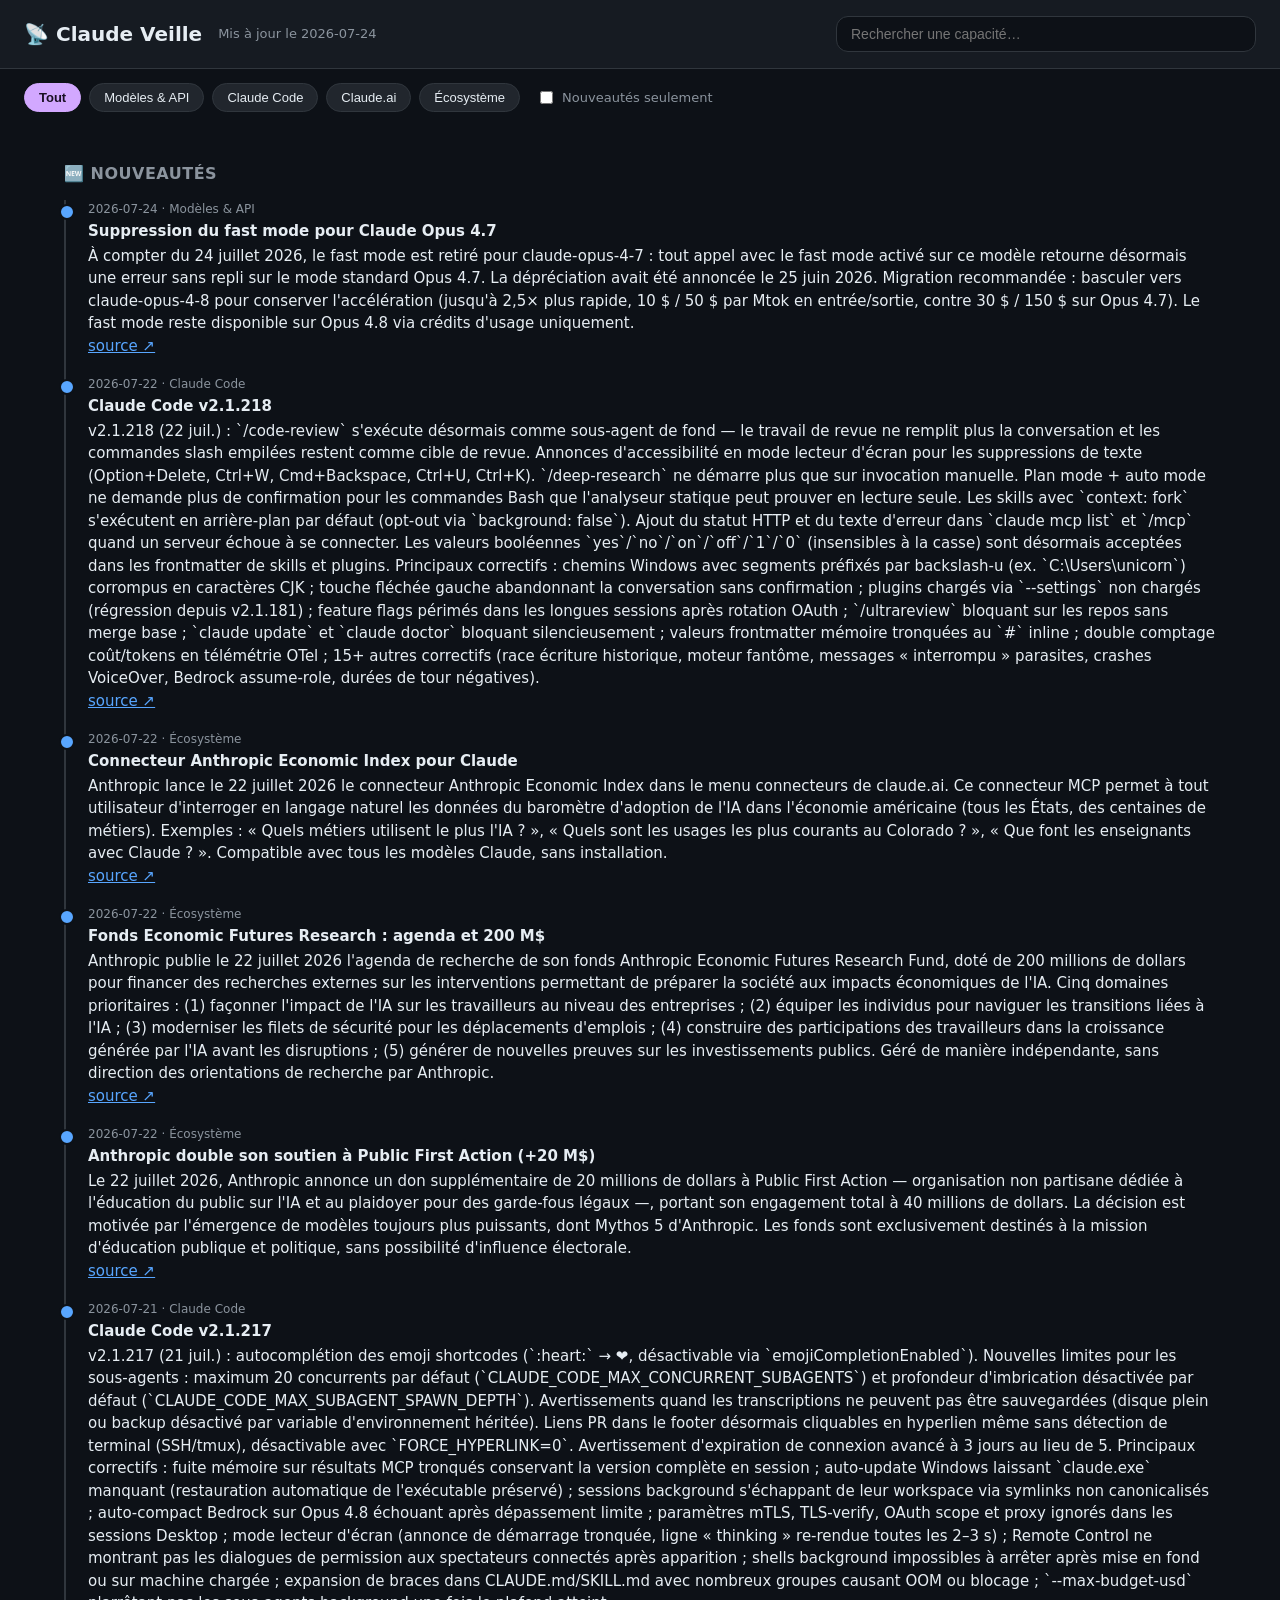
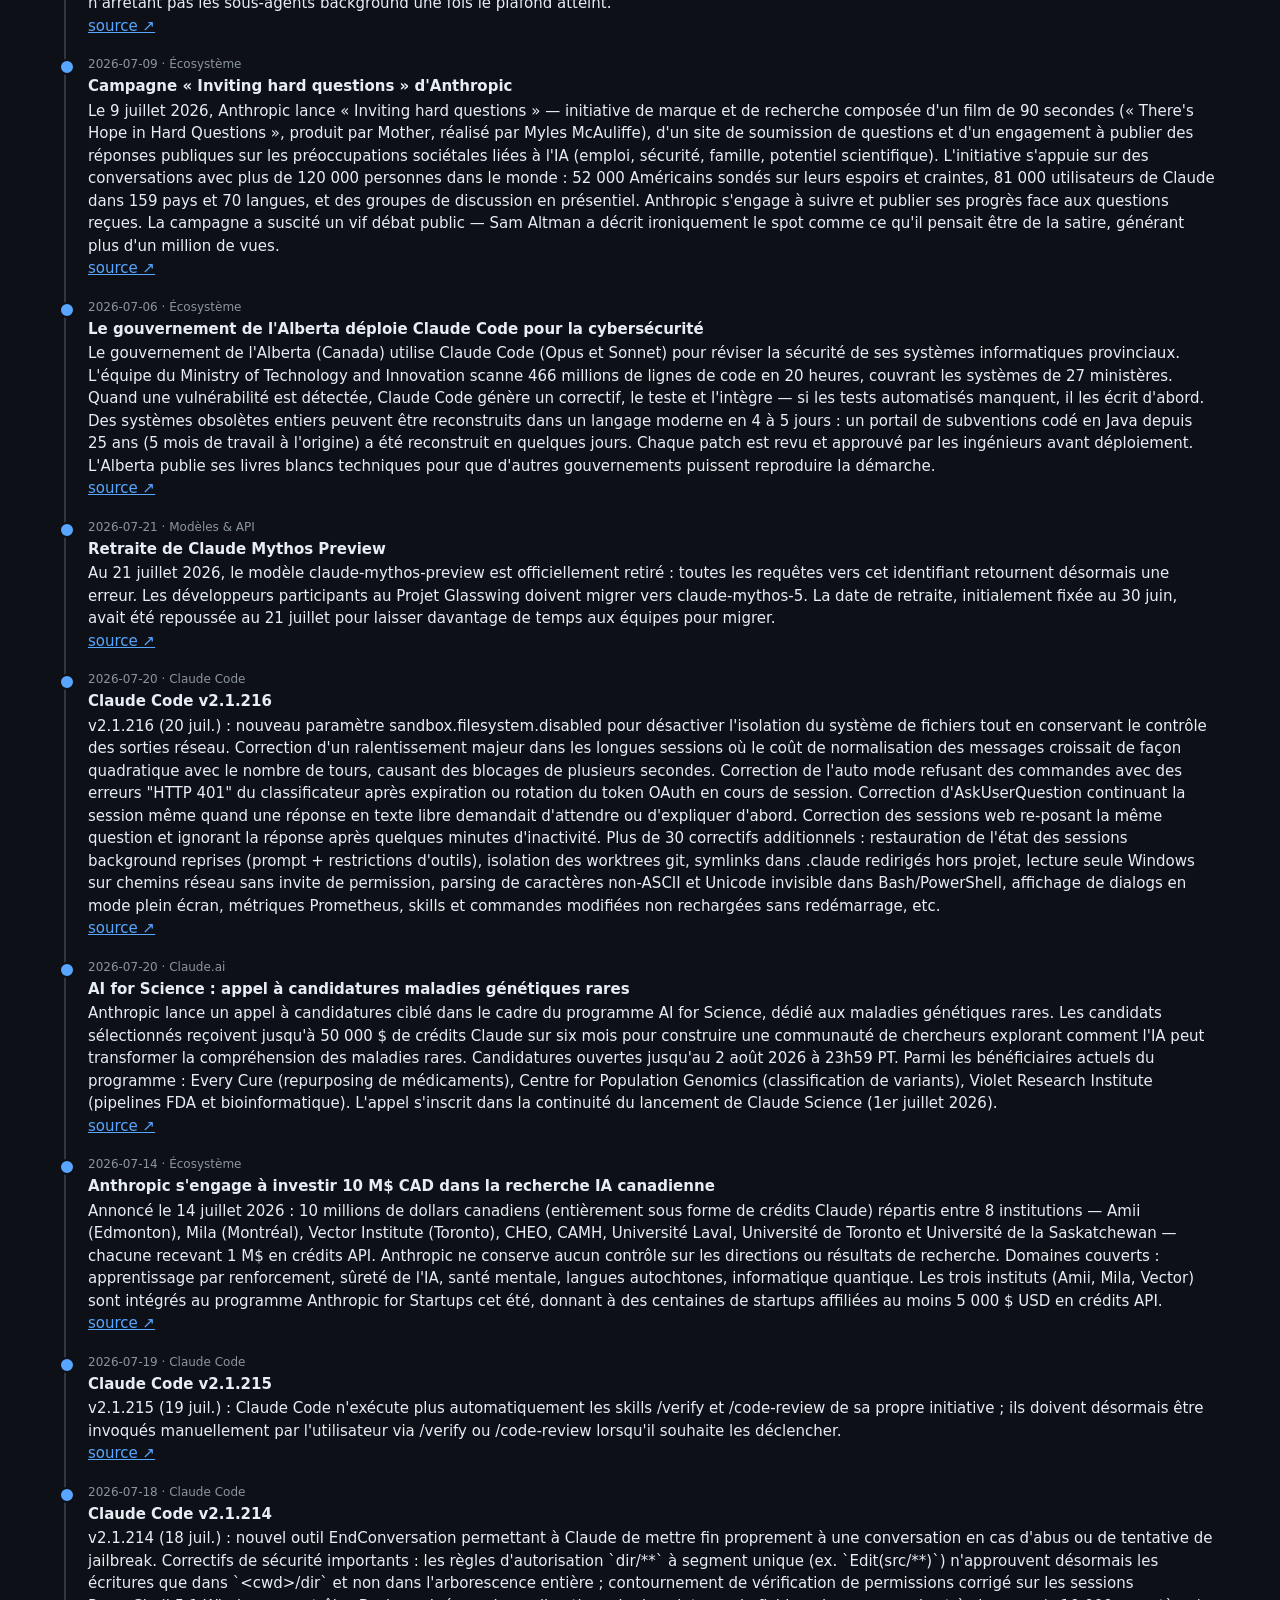
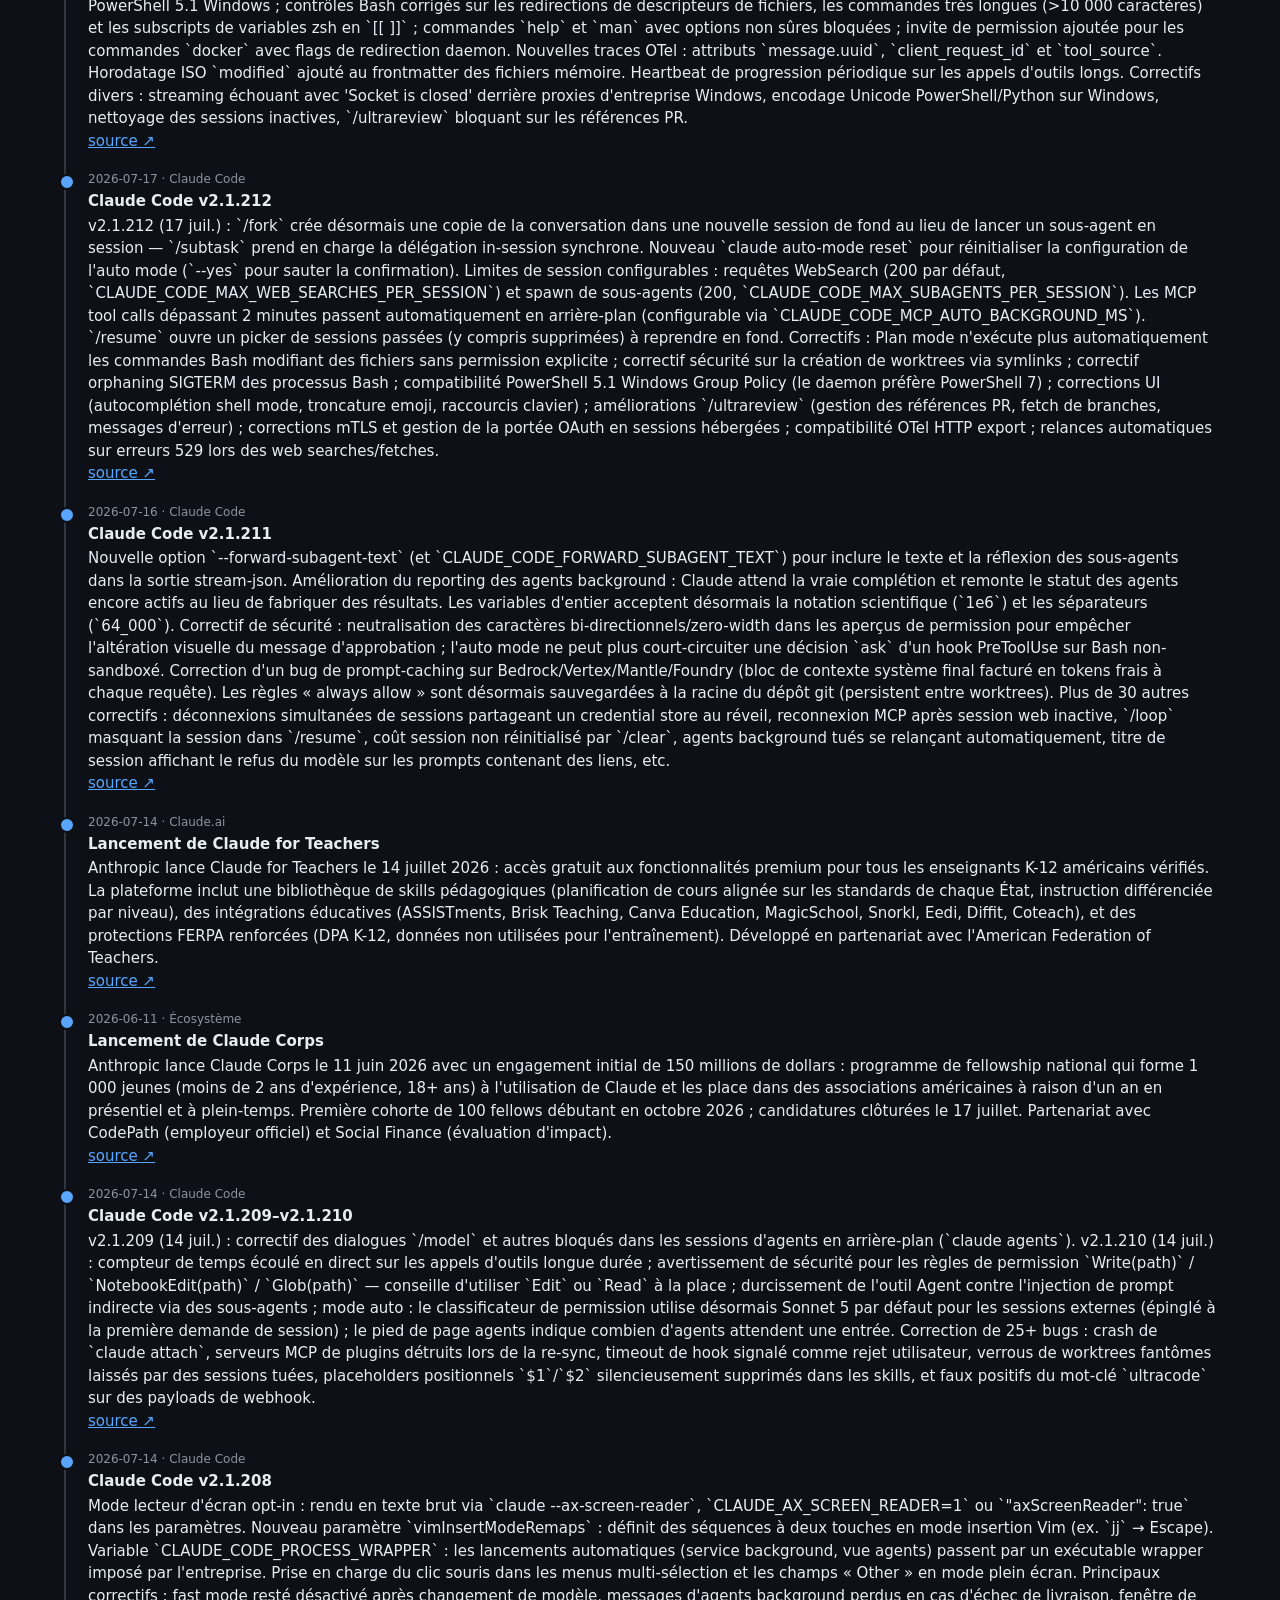
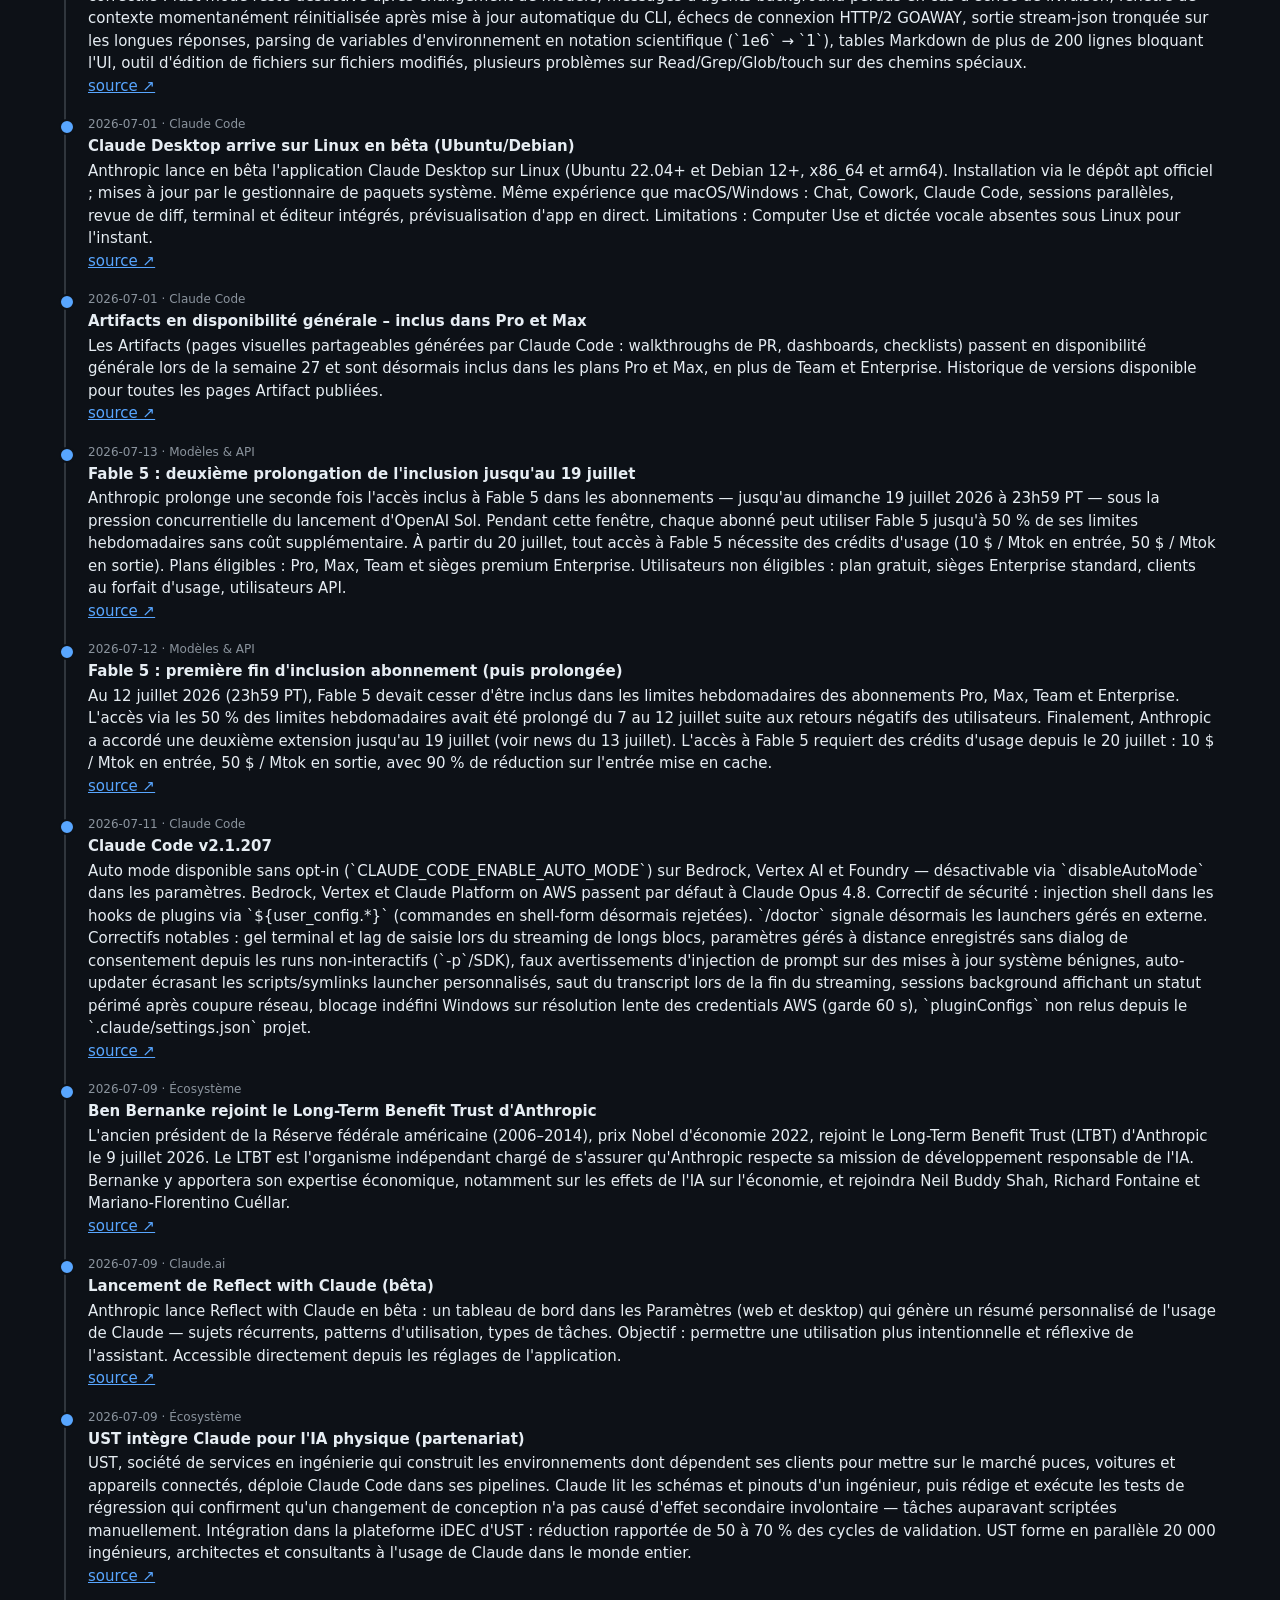
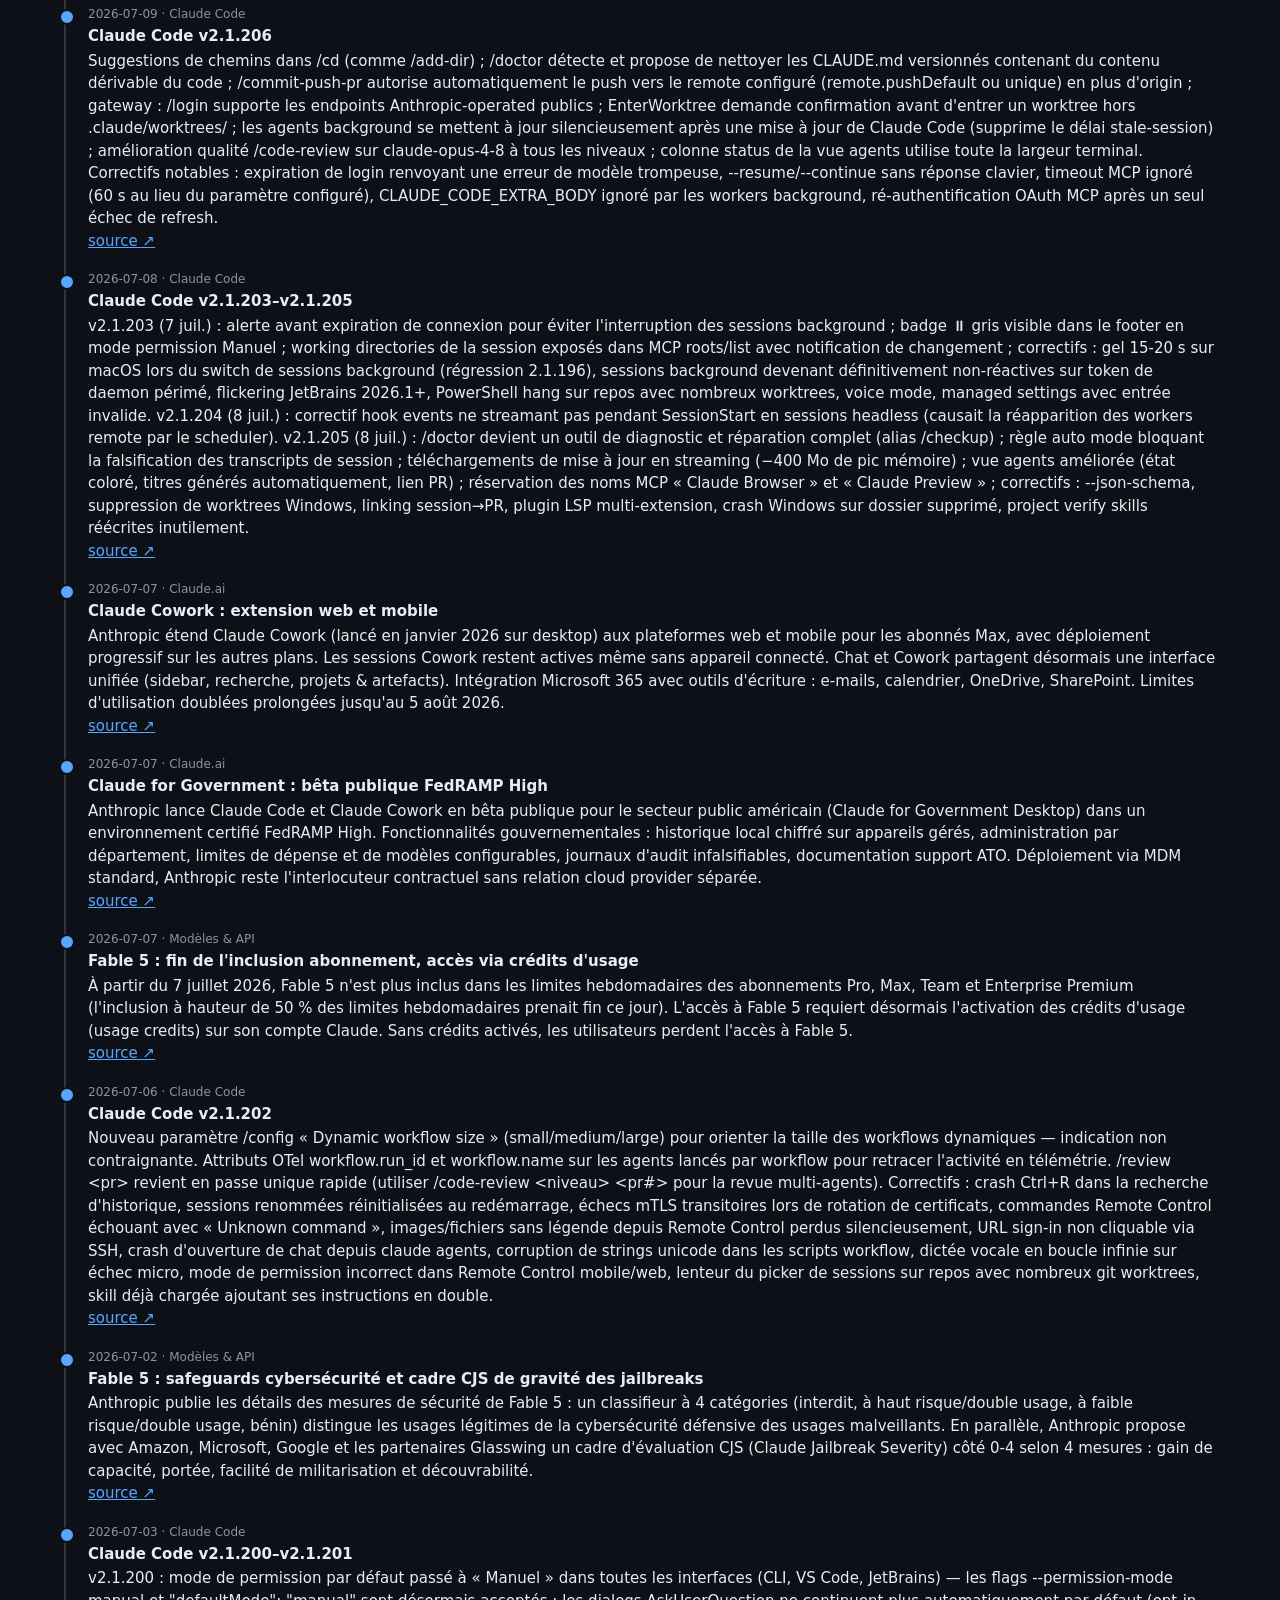
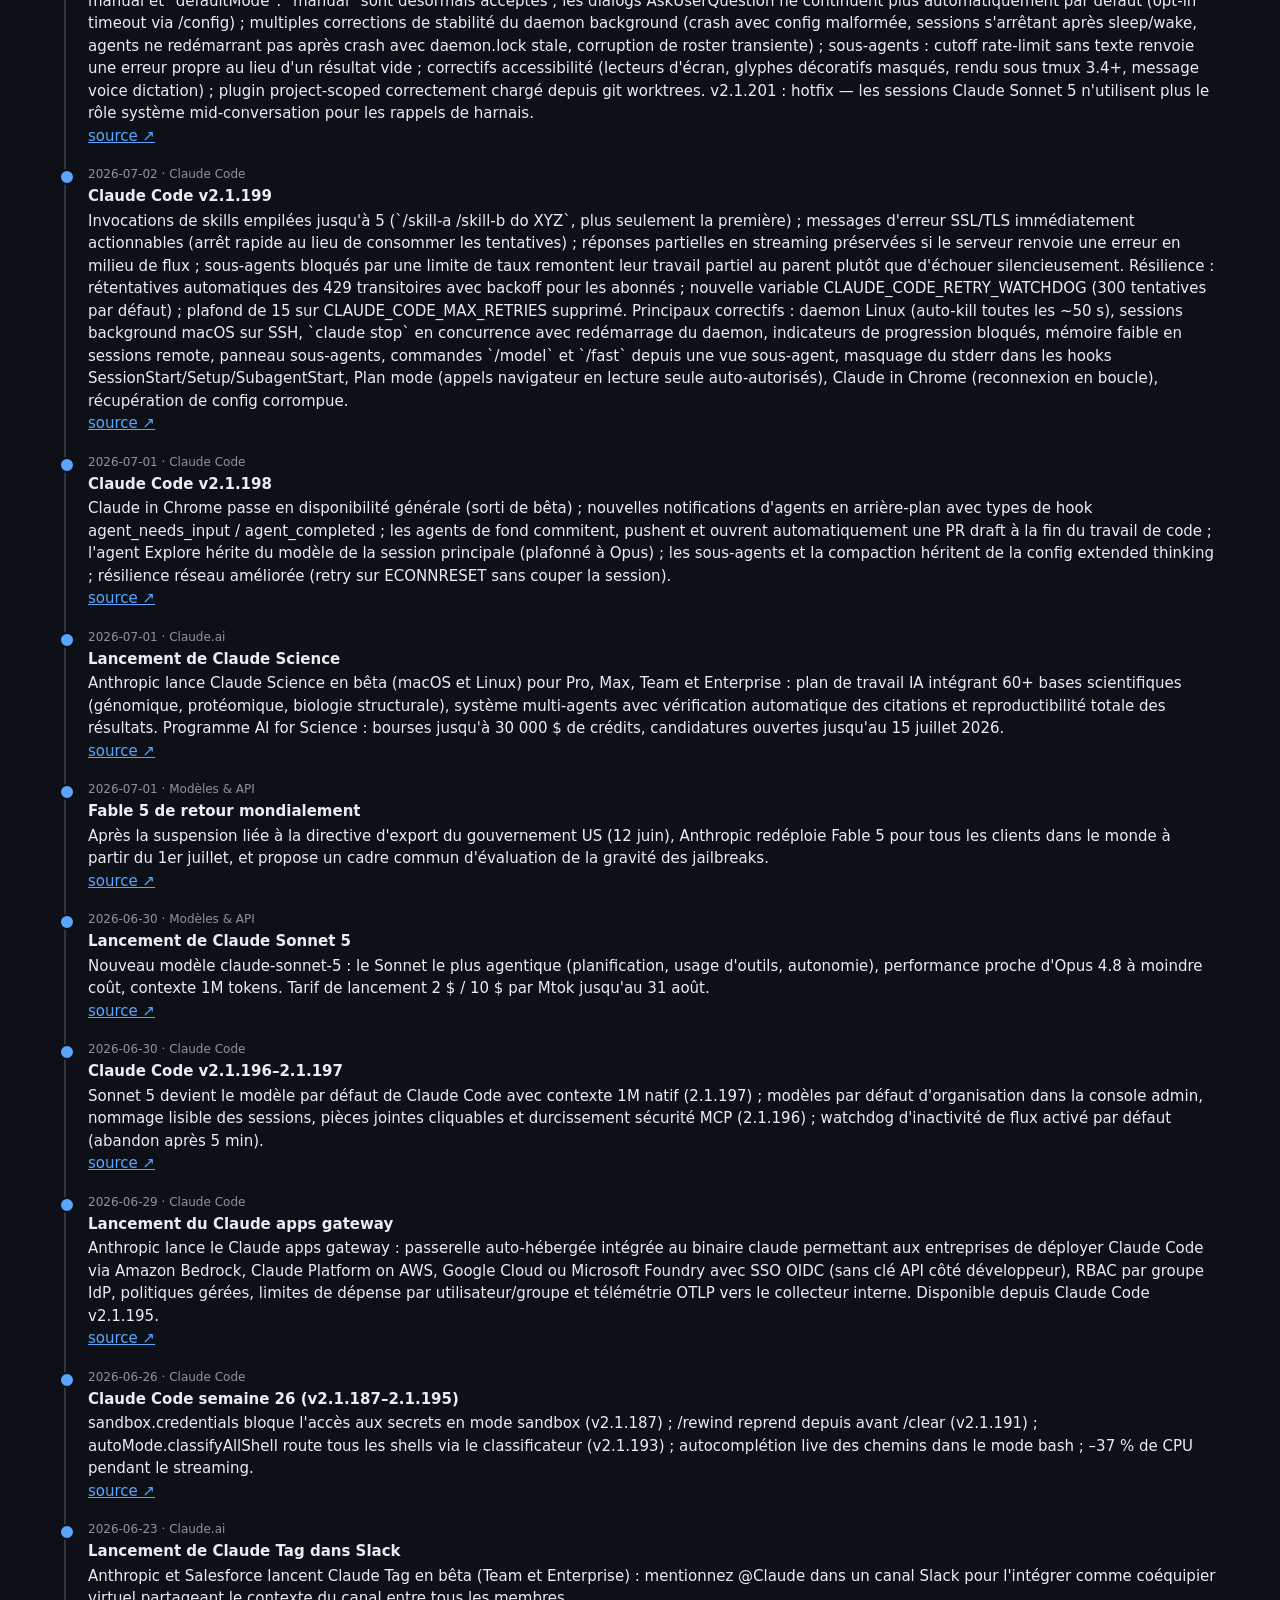
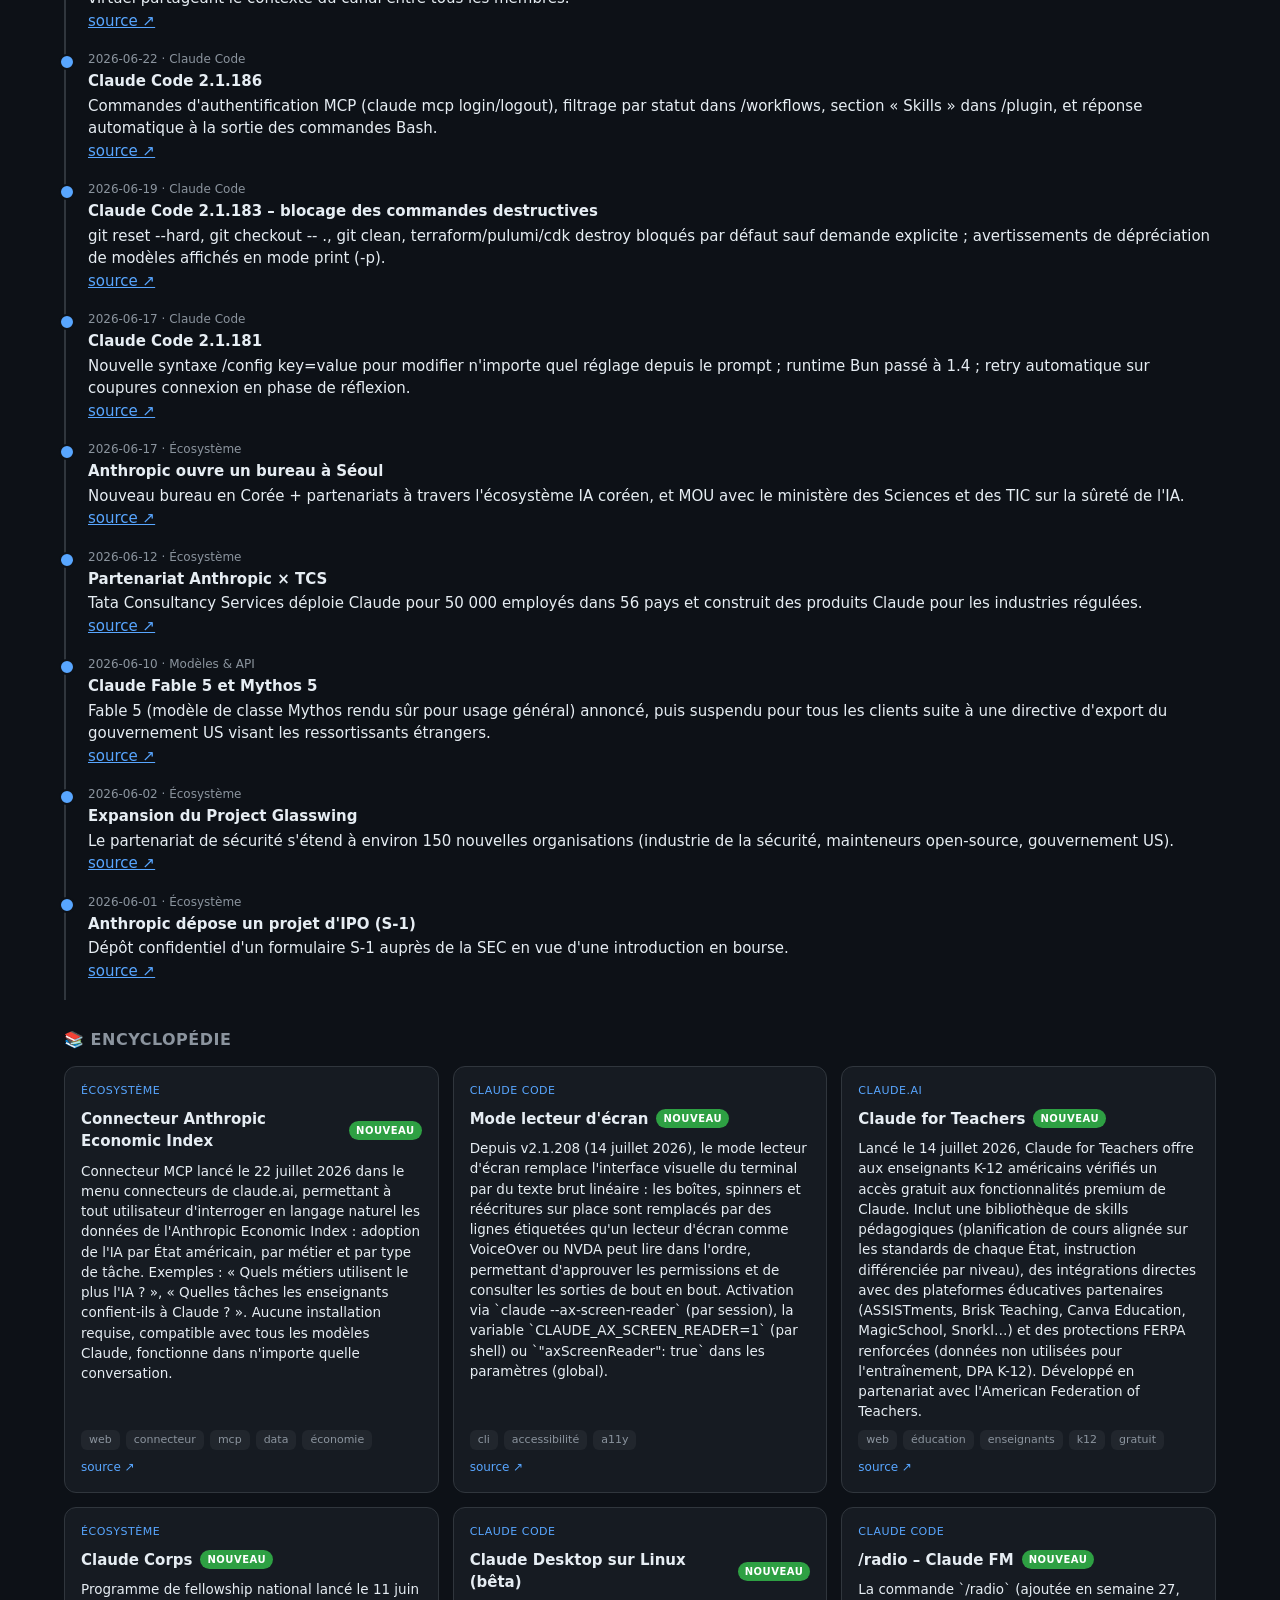
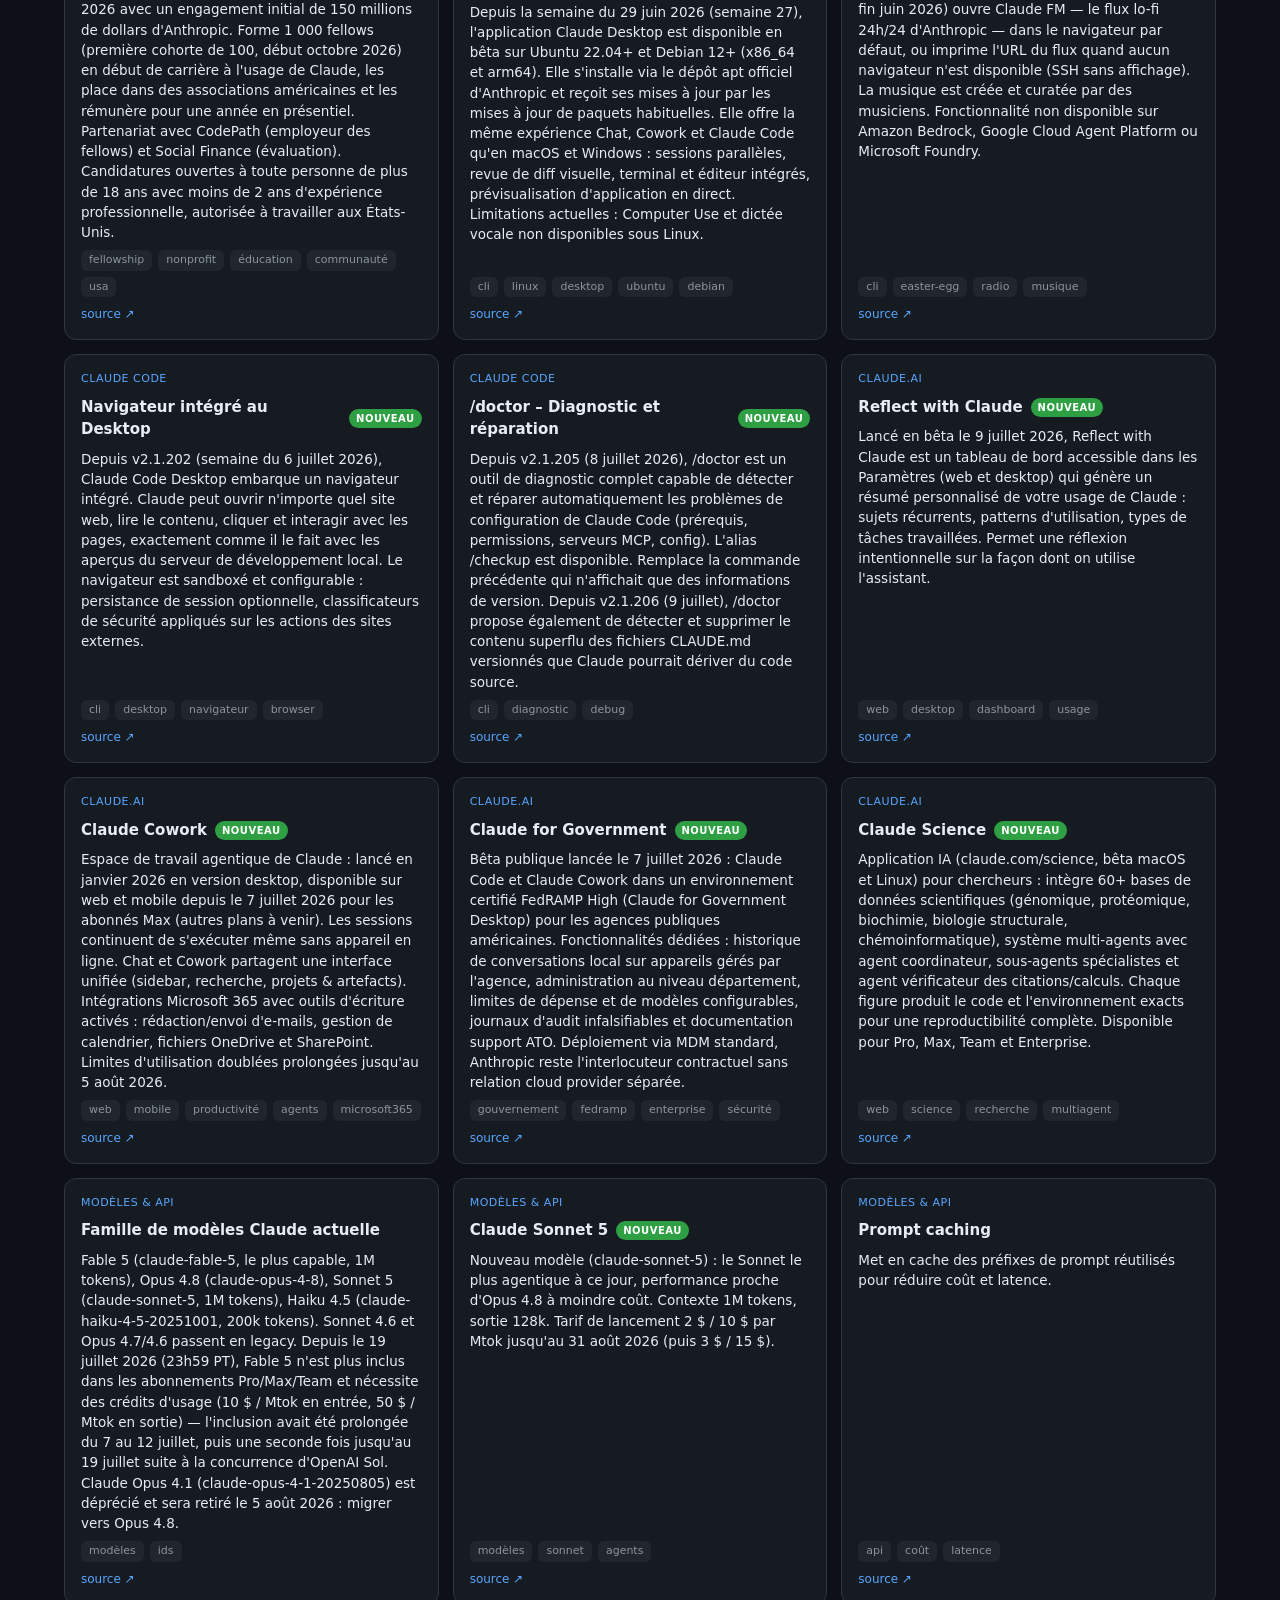
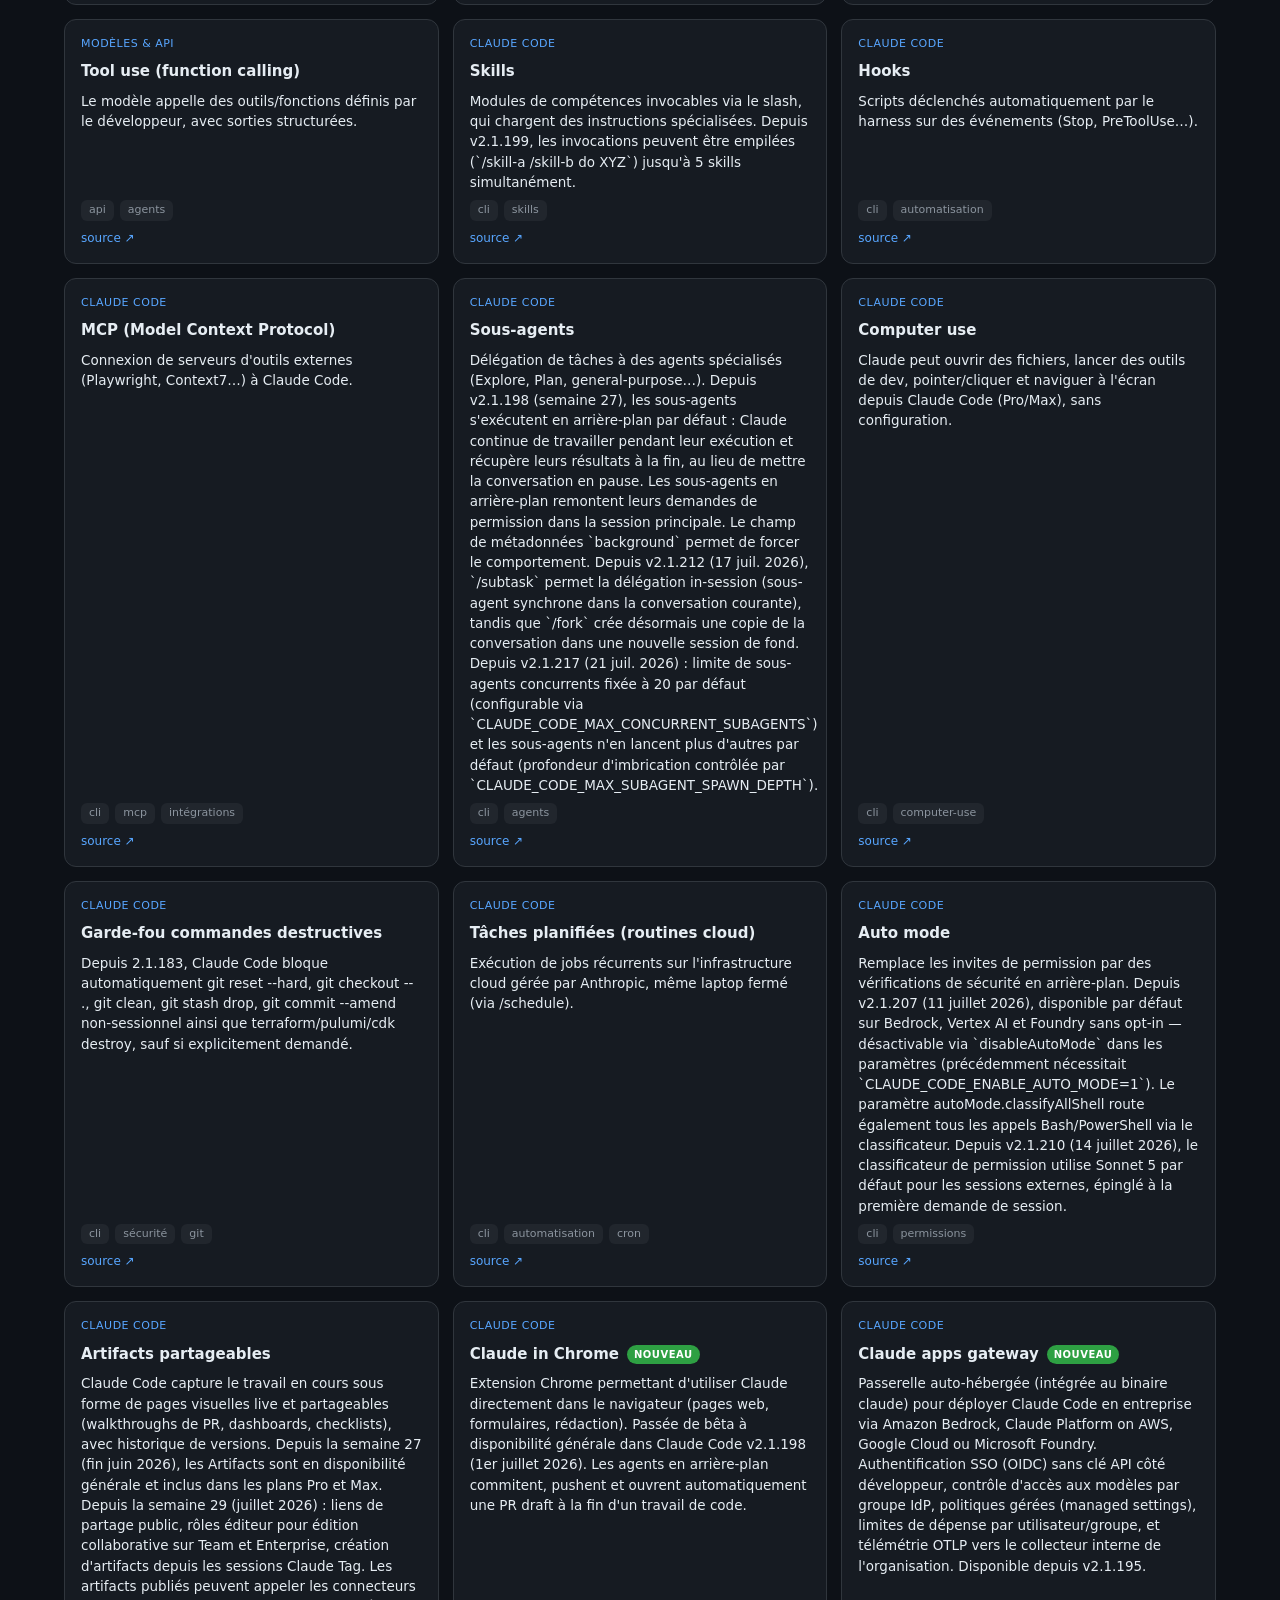
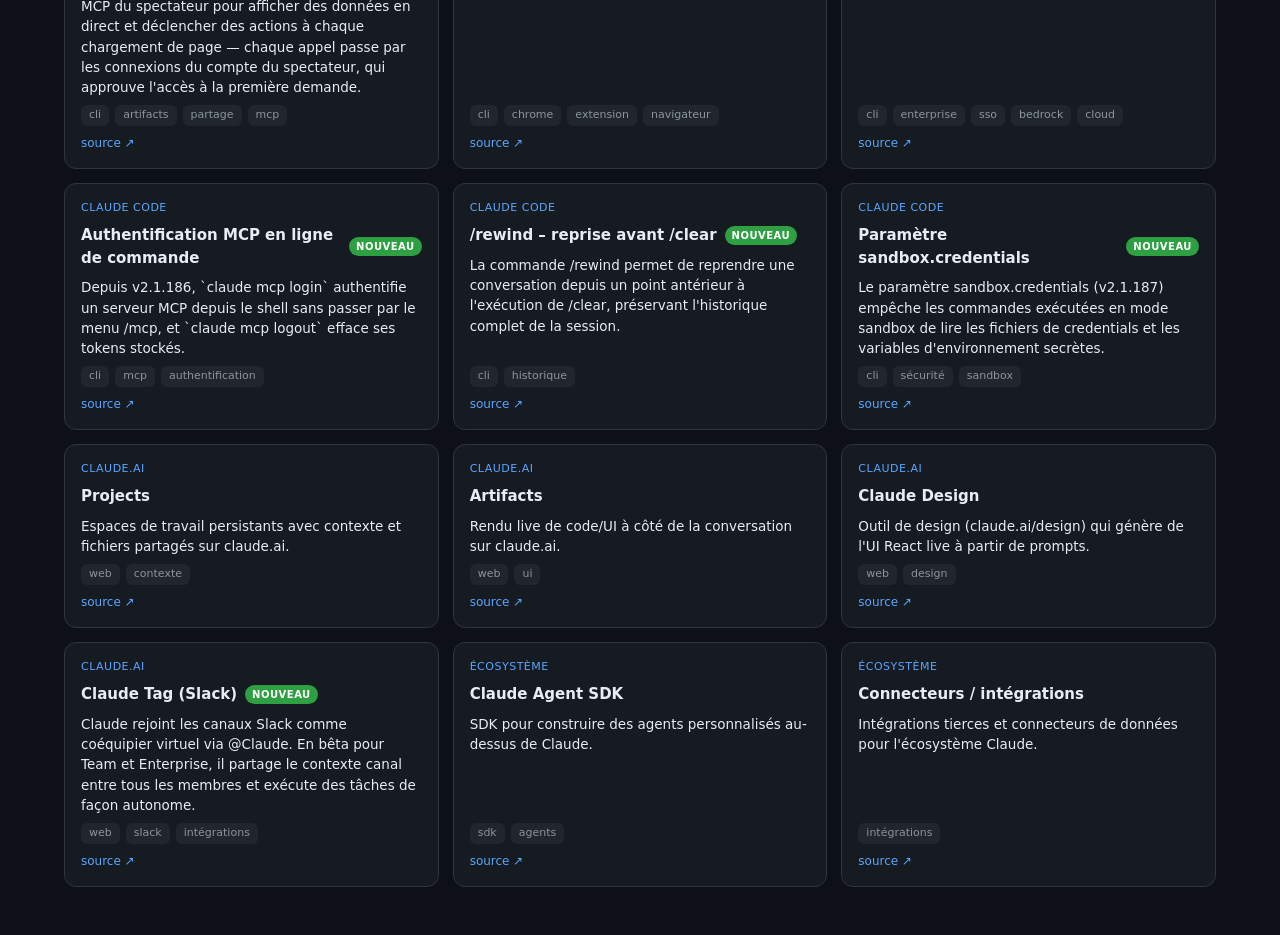
<file: index.html>
<!DOCTYPE html>
<html lang="fr">
<head>
  <meta charset="utf-8">
  <meta name="viewport" content="width=device-width, initial-scale=1">
  <title>Claude Veille</title>
  <link rel="icon" href="data:image/svg+xml,%3Csvg xmlns='http://www.w3.org/2000/svg' viewBox='0 0 100 100'%3E%3Ctext y='.9em' font-size='90'%3E%F0%9F%93%A1%3C/text%3E%3C/svg%3E">
  <link rel="stylesheet" href="assets/style.css">
</head>
<body>
  <header class="topbar">
    <div class="brand">📡 Claude Veille</div>
    <div class="meta">Mis à jour le <span id="last-updated">—</span></div>
    <input id="search" type="search" placeholder="Rechercher une capacité…" autocomplete="off">
  </header>

  <nav class="controls">
    <div id="filters" class="filters"></div>
    <label class="toggle"><input id="toggle-new" type="checkbox"> Nouveautés seulement</label>
  </nav>

  <main>
    <section id="news-section">
      <h2>🆕 Nouveautés</h2>
      <ol id="news" class="timeline"></ol>
    </section>

    <section id="encyclopedia-section">
      <h2>📚 Encyclopédie</h2>
      <div id="encyclopedia" class="grid"></div>
    </section>
  </main>

  <!-- Données d'abord (définit window.VEILLE_DATA), puis le rendu -->
  <script src="data.js"></script>
  <script src="assets/app.js"></script>
</body>
</html>
</file>
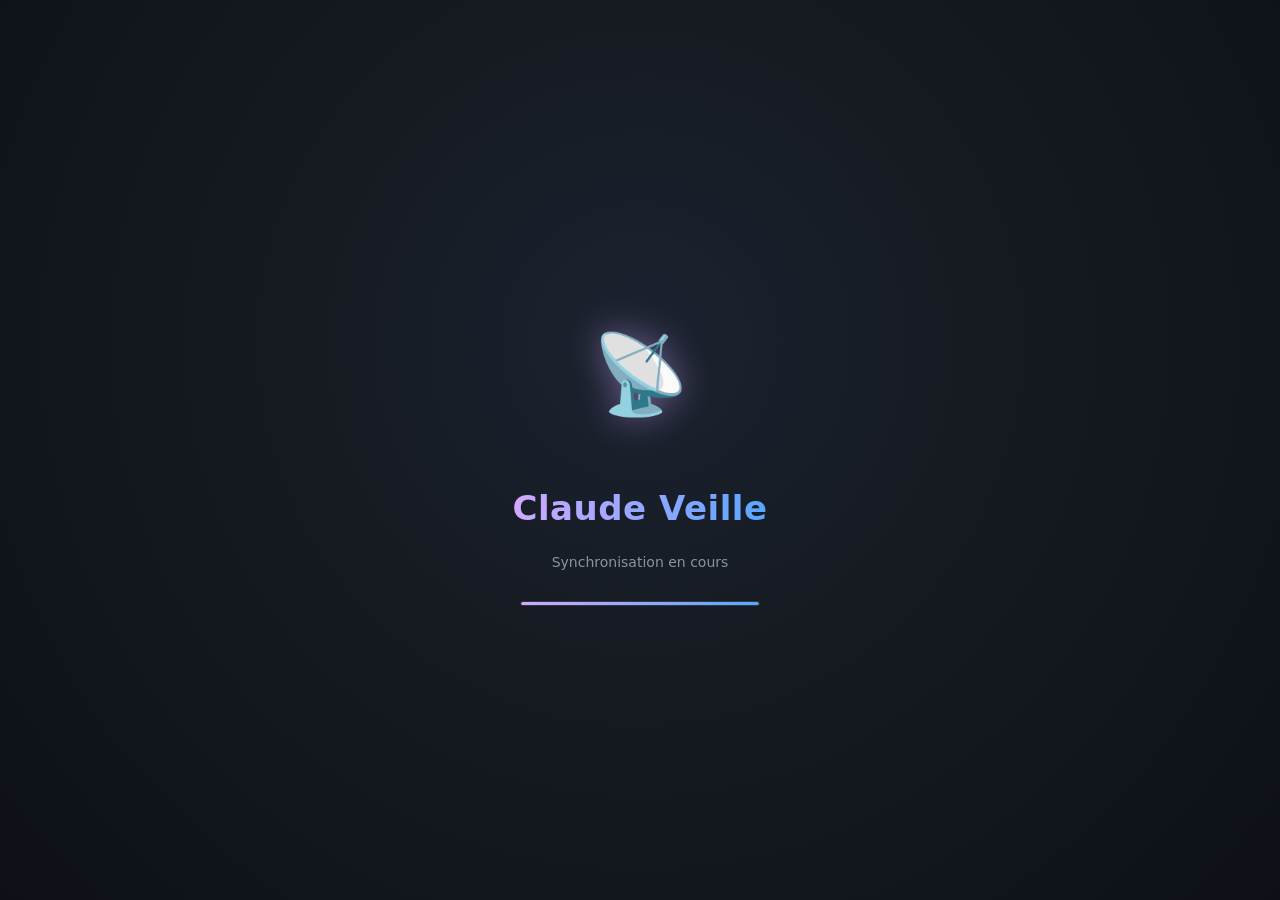
<file: splash.html>
<!DOCTYPE html>
<html lang="fr">
<head>
  <meta charset="utf-8">
  <meta name="viewport" content="width=device-width, initial-scale=1">
  <title>Claude Veille — Synchronisation…</title>
  <link rel="icon" href="data:image/svg+xml,%3Csvg xmlns='http://www.w3.org/2000/svg' viewBox='0 0 100 100'%3E%3Ctext y='.9em' font-size='90'%3E%F0%9F%93%A1%3C/text%3E%3C/svg%3E">
  <!-- Fallback si JS désactivé : bascule vers le dashboard après 5 s -->
  <meta http-equiv="refresh" content="5; url=index.html">
  <style>
    :root {
      --bg: #0d1117; --bg-2: #161b22;
      --text: #e6edf3; --muted: #8b949e;
      --accent: #d2a8ff; --accent-2: #58a6ff;
    }
    * { box-sizing: border-box; }
    html, body { height: 100%; margin: 0; }
    body {
      background: radial-gradient(circle at 50% 38%, #1b2230 0%, var(--bg-2) 38%, var(--bg) 100%);
      color: var(--text);
      font: 16px/1.5 -apple-system, "Segoe UI", system-ui, sans-serif;
      display: flex; flex-direction: column;
      align-items: center; justify-content: center;
      gap: 28px; text-align: center; overflow: hidden;
    }

    /* Antenne 📡 + ondes radar */
    .radar { position: relative; width: 160px; height: 160px;
             display: flex; align-items: center; justify-content: center; }
    .radar .dish {
      font-size: 78px; z-index: 2;
      animation: float 3s ease-in-out infinite;
      filter: drop-shadow(0 0 18px rgba(210,168,255,.45));
    }
    .radar .wave {
      position: absolute; inset: 0; margin: auto;
      width: 90px; height: 90px; border-radius: 50%;
      border: 2px solid var(--accent-2);
      opacity: 0; animation: ping 2.6s ease-out infinite;
    }
    .radar .wave:nth-child(2) { animation-delay: .85s; }
    .radar .wave:nth-child(3) { animation-delay: 1.7s; }
    @keyframes ping {
      0%   { transform: scale(.4); opacity: .7; border-color: var(--accent); }
      80%  { opacity: .12; }
      100% { transform: scale(1.9); opacity: 0; border-color: var(--accent-2); }
    }
    @keyframes float {
      0%,100% { transform: translateY(0) rotate(-4deg); }
      50%     { transform: translateY(-8px) rotate(4deg); }
    }

    .title {
      font-size: 34px; font-weight: 800; letter-spacing: .5px;
      background: linear-gradient(90deg, var(--accent), var(--accent-2));
      -webkit-background-clip: text; background-clip: text; color: transparent;
    }
    .status { color: var(--muted); font-size: 14px; margin-top: -10px; }
    .status::after { content: ""; animation: dots 1.4s steps(4,end) infinite; }
    @keyframes dots {
      0% { content: ""; } 25% { content: "."; }
      50% { content: ".."; } 75% { content: "..."; }
    }

    /* Barre de progression */
    .bar { width: 240px; height: 5px; border-radius: 999px;
           background: var(--bg-2); overflow: hidden;
           border: 1px solid #30363d; }
    .bar > span {
      display: block; height: 100%; width: 40%; border-radius: 999px;
      background: linear-gradient(90deg, var(--accent), var(--accent-2));
      animation: load 5s ease-in-out forwards;
    }
    @keyframes load { 0% { width: 8%; } 70% { width: 82%; } 100% { width: 100%; } }
  </style>
</head>
<body>
  <div class="radar">
    <span class="wave"></span>
    <span class="wave"></span>
    <span class="wave"></span>
    <span class="dish">📡</span>
  </div>

  <div class="title">Claude Veille</div>
  <div class="status">Synchronisation en cours</div>
  <div class="bar"><span></span></div>

  <script>
    // Bascule vers le dashboard une fois la synchro (git) raisonnablement terminée.
    setTimeout(function () {
      window.location.replace("index.html");
    }, 4800);
  </script>
</body>
</html>
</file>
<file: assets/style.css>
:root {
  --bg: #0d1117; --bg-2: #161b22; --bg-3: #21262d;
  --border: #30363d; --text: #e6edf3; --muted: #8b949e;
  --accent: #d2a8ff; --accent-2: #58a6ff; --new: #2ea043;
  --radius: 12px;
}
* { box-sizing: border-box; }
body {
  margin: 0; background: var(--bg); color: var(--text);
  font: 15px/1.5 -apple-system, "Segoe UI", system-ui, sans-serif;
}
.topbar {
  display: flex; align-items: center; gap: 16px; flex-wrap: wrap;
  padding: 16px 24px; background: var(--bg-2); border-bottom: 1px solid var(--border);
  position: sticky; top: 0; z-index: 10;
}
.brand { font-size: 20px; font-weight: 700; }
.topbar .meta { color: var(--muted); font-size: 13px; }
#search {
  margin-left: auto; min-width: 240px; flex: 1; max-width: 420px;
  padding: 9px 14px; border-radius: var(--radius); border: 1px solid var(--border);
  background: var(--bg); color: var(--text); font-size: 14px;
}
.controls {
  display: flex; align-items: center; gap: 16px; flex-wrap: wrap;
  padding: 14px 24px; background: var(--bg);
}
.filters { display: flex; gap: 8px; flex-wrap: wrap; }
.filters button {
  padding: 6px 14px; border-radius: 999px; border: 1px solid var(--border);
  background: var(--bg-3); color: var(--text); cursor: pointer; font-size: 13px;
}
.filters button.active { background: var(--accent); color: #1a1024; border-color: var(--accent); font-weight: 600; }
.toggle { color: var(--muted); font-size: 13px; display: flex; align-items: center; gap: 6px; cursor: pointer; }
main { padding: 8px 24px 48px; max-width: 1200px; margin: 0 auto; }
h2 { font-size: 16px; color: var(--muted); text-transform: uppercase; letter-spacing: .5px; margin: 28px 0 14px; }
.timeline { list-style: none; padding: 0; margin: 0; border-left: 2px solid var(--border); }
.timeline li { position: relative; padding: 0 0 18px 22px; }
.timeline li::before {
  content: ""; position: absolute; left: -7px; top: 4px; width: 12px; height: 12px;
  border-radius: 50%; background: var(--accent-2); border: 2px solid var(--bg);
}
.timeline .date { color: var(--muted); font-size: 12px; }
.timeline .news-title { font-weight: 600; margin: 2px 0; }
.grid { display: grid; grid-template-columns: repeat(auto-fill, minmax(280px, 1fr)); gap: 14px; }
.card {
  background: var(--bg-2); border: 1px solid var(--border); border-radius: var(--radius);
  padding: 16px; display: flex; flex-direction: column; gap: 8px;
}
.card .cat { font-size: 11px; text-transform: uppercase; letter-spacing: .5px; color: var(--accent-2); }
.card .title { font-weight: 700; font-size: 15px; display: flex; align-items: center; gap: 8px; }
.badge-new {
  background: var(--new); color: #fff; font-size: 10px; font-weight: 700;
  padding: 2px 7px; border-radius: 999px; letter-spacing: .5px;
}
.card .summary { color: var(--text); font-size: 13.5px; }
.card .tags { display: flex; gap: 6px; flex-wrap: wrap; margin-top: auto; }
.card .tags span { background: var(--bg-3); color: var(--muted); font-size: 11px; padding: 2px 8px; border-radius: 6px; }
.card a.src { color: var(--accent-2); font-size: 12px; text-decoration: none; }
.card a.src:hover { text-decoration: underline; }
.empty { color: var(--muted); padding: 24px; text-align: center; }
a { color: var(--accent-2); }
</file>
